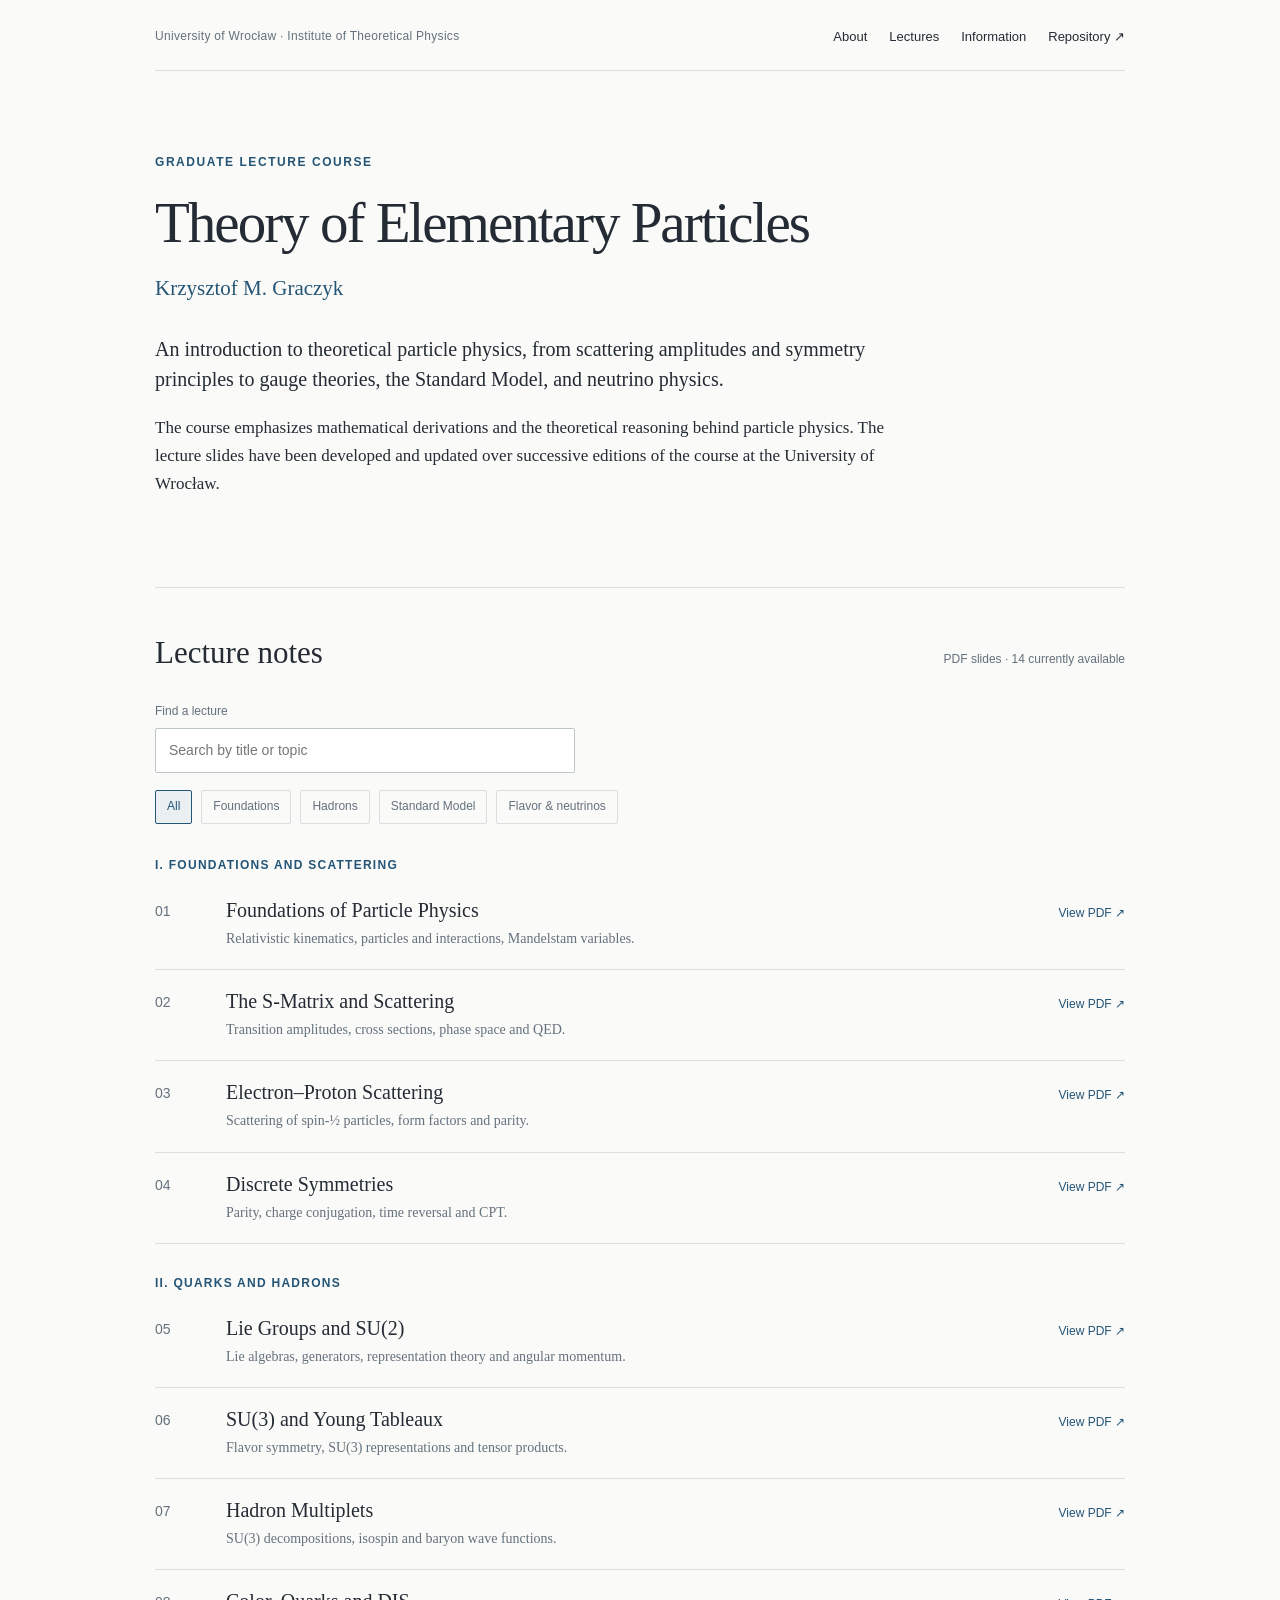
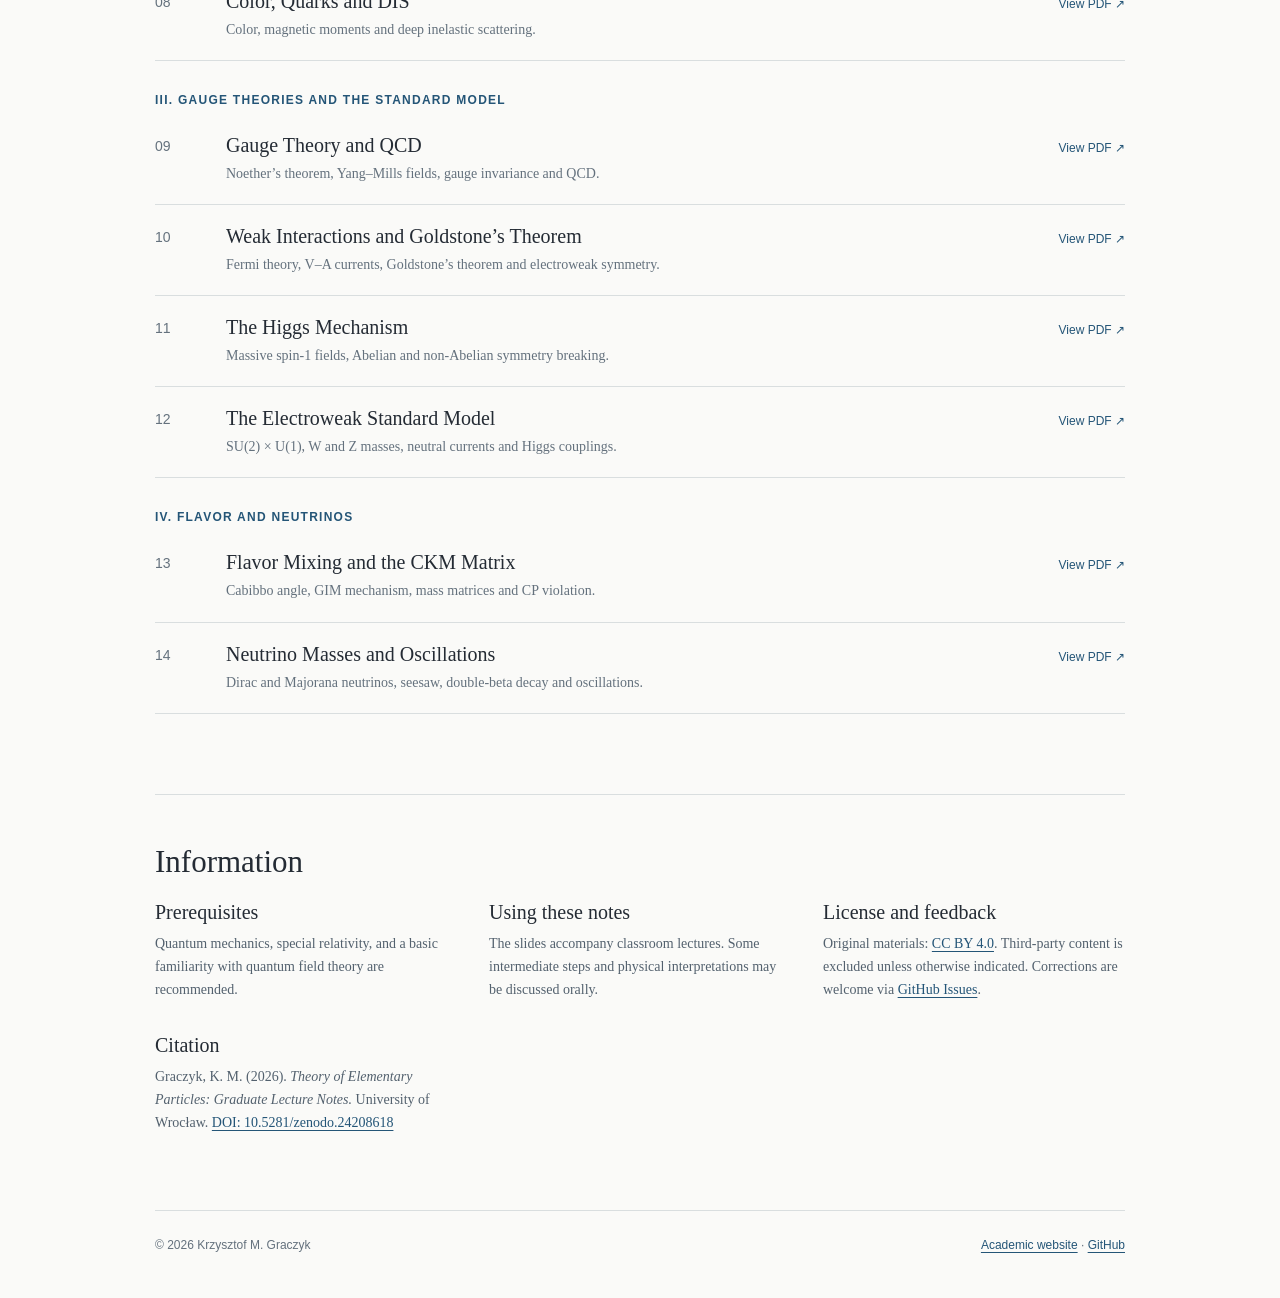
<file: index.html>
<!doctype html>
<html lang="en">
<head>
  <meta charset="utf-8">
  <meta name="viewport" content="width=device-width, initial-scale=1">
  <meta name="description" content="Theory of Elementary Particles — graduate-level lecture notes by Krzysztof M. Graczyk, University of Wrocław.">
  <title>Theory of Elementary Particles · K. M. Graczyk</title>
  <link rel="stylesheet" href="style.css?v=3">
<script src="script.js?v=8" defer></script>
</head>
<body>
  <a class="skip-link" href="#lectures">Skip to lectures</a>
  <div class="page">
    <header class="site-header">
      <div class="institution">University of Wrocław <span aria-hidden="true">·</span> Institute of Theoretical Physics</div>
      <nav aria-label="Main navigation">
        <a href="#about">About</a>
        <a href="#lectures">Lectures</a>
        <a href="#information">Information</a>
        <a href="https://github.com/kgraczyk/TEP-lecture">Repository ↗</a>
      </nav>
    </header>

    <main>
      <section class="introduction" id="about" aria-labelledby="page-title">
        <p class="overline">Graduate lecture course</p>
        <h1 id="page-title">Theory of Elementary Particles</h1>
        <p class="author">Krzysztof M. Graczyk</p>
        <p class="summary">An introduction to theoretical particle physics, from scattering amplitudes and symmetry principles to gauge theories, the Standard Model, and neutrino physics.</p>
        <p>The course emphasizes mathematical derivations and the theoretical reasoning behind particle physics. The lecture slides have been developed and updated over successive editions of the course at the University of Wrocław.</p>
      </section>

      <section class="lectures-section" id="lectures" aria-labelledby="lectures-title">
        <div class="section-heading">
          <h2 id="lectures-title">Lecture notes</h2>
          <p>PDF slides · <span id="available-count">14</span> currently available</p>
        </div>
        <div class="controls">
          <label class="search-label" for="lecture-search">Find a lecture</label>
          <input id="lecture-search" type="search" placeholder="Search by title or topic" autocomplete="off">
          <div class="filter-controls" role="group" aria-label="Filter by subject">
            <button class="selected" data-filter="all" aria-pressed="true">All</button>
            <button data-filter="foundations" aria-pressed="false">Foundations</button>
            <button data-filter="hadrons" aria-pressed="false">Hadrons</button>
            <button data-filter="standard" aria-pressed="false">Standard Model</button>
            <button data-filter="flavor" aria-pressed="false">Flavor & neutrinos</button>
          </div>
        </div>
        <div id="lecture-list" aria-live="polite"></div>
        <p id="no-results" class="no-results" hidden>No lectures match your search.</p>
      </section>

      <section class="information-section" id="information" aria-labelledby="information-title">
        <h2 id="information-title">Information</h2>
        <div class="details">
          <div>
            <h3>Prerequisites</h3>
            <p>Quantum mechanics, special relativity, and a basic familiarity with quantum field theory are recommended.</p>
          </div>
          <div>
            <h3>Using these notes</h3>
            <p>The slides accompany classroom lectures. Some intermediate steps and physical interpretations may be discussed orally.</p>
          </div>
          <div>
            <h3>License and feedback</h3>
            <p>Original materials: <a href="https://creativecommons.org/licenses/by/4.0/">CC BY 4.0</a>. Third-party content is excluded unless otherwise indicated. Corrections are welcome via <a href="https://github.com/kgraczyk/TEP-lecture/issues">GitHub Issues</a>.</p>
          </div>
          <div>
            <h3>Citation</h3>
           <p>
           Graczyk, K. M. (2026).
           <em>Theory of Elementary Particles: Graduate Lecture Notes.</em>
           University of Wrocław.
           <a href="https://doi.org/10.5281/zenodo.24208618">
           DOI: 10.5281/zenodo.24208618
           </a>
           </p>
         </div>

        </div>
      </section>
    </main>

    <footer class="footer">
      <span>© <span id="year">2026</span> Krzysztof M. Graczyk</span>
      <span><a href="https://kgraczyk.github.io/">Academic website</a> · <a href="https://github.com/kgraczyk/TEP-lecture">GitHub</a></span>
    </footer>
  </div>
</body>
</html>
</file>
<file: style.css>
:root {
  --paper: #fafaf8;
  --ink: #242b34;
  --muted: #64717d;
  --line: #d9dedf;
  --blue: #245577;
  --blue-light: #eaf0f2;
}
* { box-sizing: border-box; }
html { scroll-behavior: smooth; }
body { margin: 0; background: var(--paper); color: var(--ink); font: 16px/1.65 Georgia, 'Times New Roman', serif; }
a { color: var(--blue); text-underline-offset: 3px; }
a:hover { text-decoration-thickness: 2px; }
button, input { font: inherit; }
.page { width: min(970px, calc(100% - 48px)); margin: 0 auto; }
.skip-link { position: absolute; left: -9999px; padding: 8px; background: white; }
.skip-link:focus { left: 12px; top: 10px; z-index: 10; }
.site-header { display: flex; align-items: center; justify-content: space-between; gap: 25px; border-bottom: 1px solid var(--line); padding: 26px 0 23px; }
.institution, nav, .overline, .section-heading p, .controls, .lecture-meta, .file-link, .footer { font-family: Arial, Helvetica, sans-serif; }
.institution { color: var(--muted); font-size: 12px; letter-spacing: .025em; }
.site-header nav { display: flex; gap: 22px; flex-wrap: wrap; font-size: 13px; }
.site-header nav a { color: var(--ink); text-decoration: none; }
.site-header nav a:hover { color: var(--blue); text-decoration: underline; }
.introduction { max-width: 790px; padding: 82px 0 72px; }
.overline { font-size: 12px; color: var(--blue); text-transform: uppercase; font-weight: bold; letter-spacing: .13em; margin: 0 0 16px; }
h1, h2, h3 { font-weight: normal; line-height: 1.2; }
h1 { font-size: clamp(38px, 5vw, 57px); letter-spacing: -.035em; margin: 0 0 13px; }
.author { font-size: 21px; color: var(--blue); margin: 0 0 29px; }
.introduction p:not(.overline):not(.author) { font-size: 17px; max-width: 730px; }
.summary { font-size: 20px !important; line-height: 1.5; }
.lectures-section { border-top: 1px solid var(--line); padding: 46px 0 80px; }
.section-heading { display: flex; justify-content: space-between; align-items: baseline; gap: 20px; }
h2 { font-size: 31px; margin: 0 0 20px; }
.section-heading p { color: var(--muted); font-size: 12px; }
.controls { margin: 10px 0 34px; }
.search-label { display: block; font-size: 12px; color: var(--muted); margin-bottom: 7px; }
#lecture-search { display: block; width: min(100%, 420px); border: 1px solid #bdc7cb; border-radius: 2px; padding: 10px 13px; background: white; color: var(--ink); font-size: 14px; }
#lecture-search:focus { outline: 2px solid var(--blue); outline-offset: 2px; }
.filter-controls { display: flex; flex-wrap: wrap; gap: 9px; margin-top: 17px; }
.filter-controls button { border: 1px solid var(--line); border-radius: 2px; background: transparent; color: var(--muted); cursor: pointer; padding: 6px 11px; font-size: 12px; }
.filter-controls button:hover, .filter-controls button.selected { color: var(--blue); border-color: var(--blue); background: var(--blue-light); }
.module-heading { margin: 32px 0 7px; font: bold 12px Arial, Helvetica, sans-serif; letter-spacing: .105em; text-transform: uppercase; color: var(--blue); }
.lecture { display: grid; grid-template-columns: 49px minmax(0, 1fr) auto; align-items: start; column-gap: 22px; padding: 19px 0; border-bottom: 1px solid var(--line); }
.lecture-number { color: var(--muted); font: 14px Arial, Helvetica, sans-serif; padding-top: 5px; font-variant-numeric: tabular-nums; }
.lecture h3 { font-size: 20px; margin: 0 0 5px; }
.lecture p { margin: 0; font-size: 14px; color: var(--muted); }
.file-link { font-size: 12px; padding-top: 6px; text-decoration: none; white-space: nowrap; }
.file-link:hover { text-decoration: underline; }
.pending { color: #818b91; font: 12px Arial, Helvetica, sans-serif; padding-top: 6px; white-space: nowrap; }
.no-results { color: var(--muted); font-size: 14px; }
.information-section { padding: 48px 0 76px; border-top: 1px solid var(--line); }
.details { display: grid; grid-template-columns: repeat(3, 1fr); gap: 32px; }
.details h3 { font-size: 20px; margin: 0 0 8px; }
.details p { font-size: 14px; margin: 0; color: #53616e; }
.footer { display: flex; justify-content: space-between; gap: 20px; flex-wrap: wrap; border-top: 1px solid var(--line); padding: 25px 0 42px; font-size: 12px; color: var(--muted); }
@media (max-width: 740px) { .site-header { align-items: start; flex-direction: column; } .introduction { padding: 55px 0; } .lecture { grid-template-columns: 38px minmax(0, 1fr); gap: 12px; } .lecture h3 { font-size: 18px; } .lecture .file-link, .lecture .pending { grid-column: 2; padding-top: 7px; } .details { grid-template-columns: 1fr; gap: 26px; } .section-heading { align-items: start; flex-direction: column; gap: 0; } }
@media (prefers-reduced-motion: reduce) { html { scroll-behavior: auto; } }
</file>
